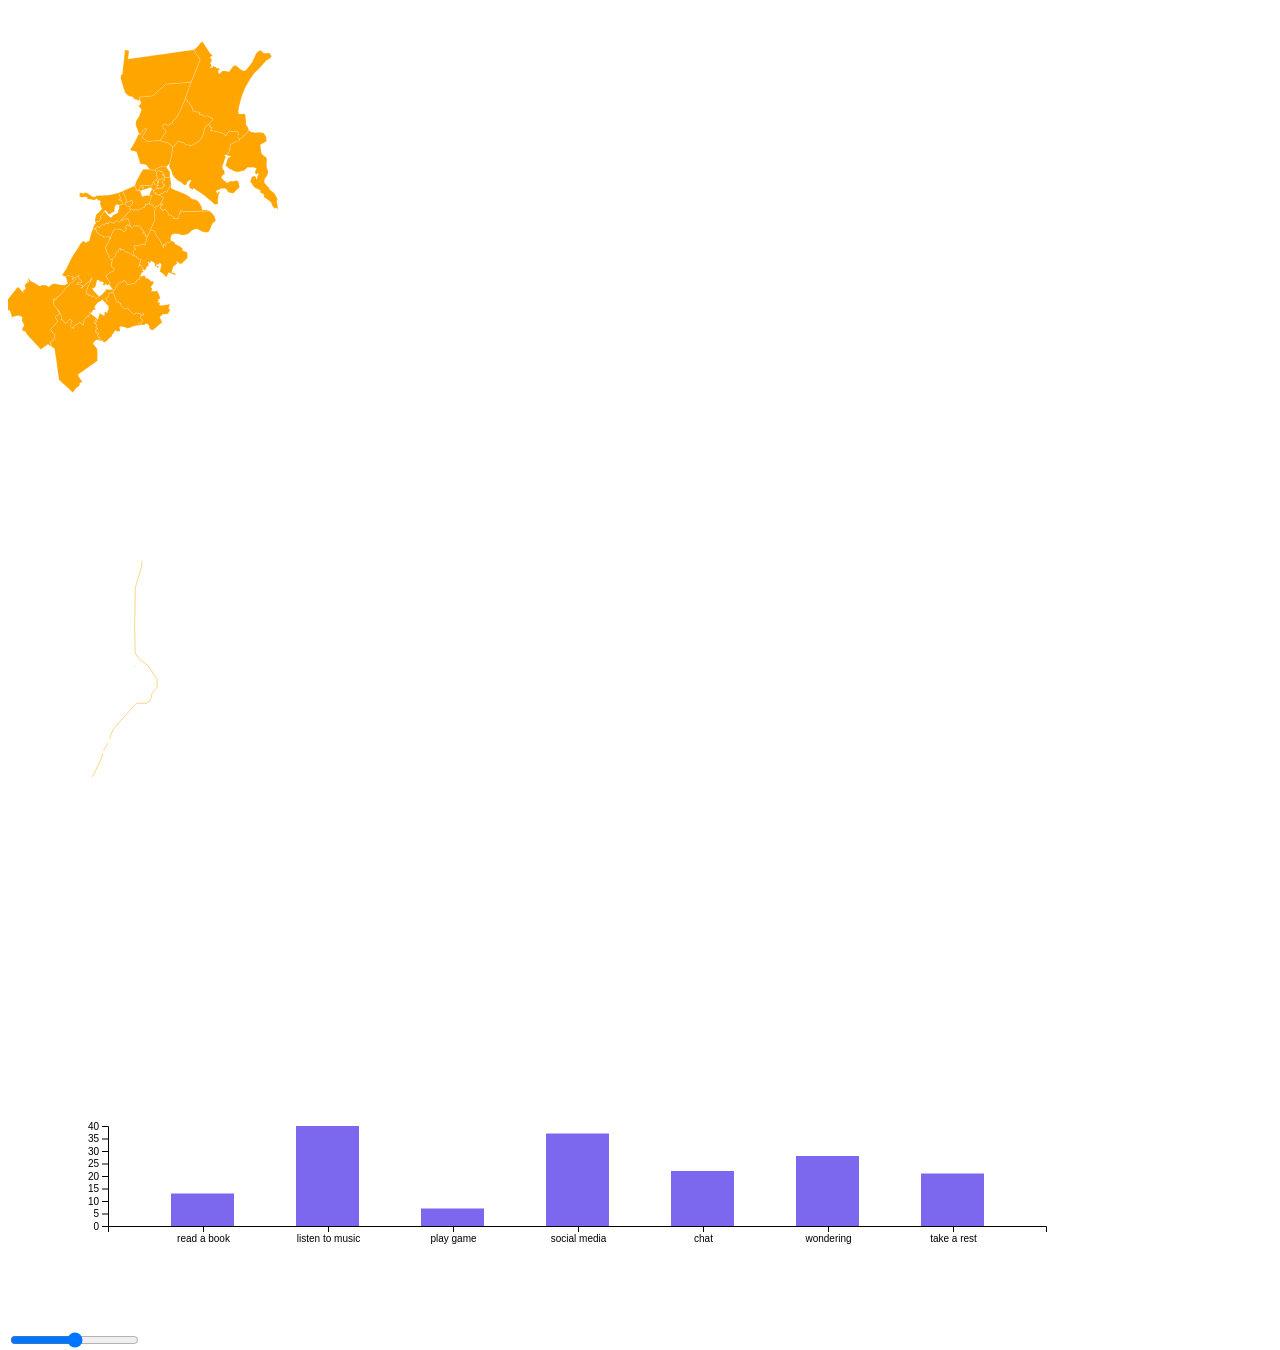
<file: PS01/index.html>
<!DOCTYPE html>
<html>
<head>
    <title>Orange Line</title>


    <link rel="stylesheet" type="text/css" href="index.css">
    <link href="https://fonts.googleapis.com/css?family=Martel+Sans" rel="stylesheet">
    <script src="queue.min.js"></script>
    <script src="d3.v4.2.6.min.js"></script>

</head>

<body>

<div class="svgBox">
    <svg width="100%" height="100%" id="svg1"></svg>
</div>

<div class="svgBox2">
    <svg width="100%" height="100%" id="svg2"></svg>
</div>

<br>

<div class="svgBox3">
    <svg width="100%" height="100%" id="svg3"></svg>
    <input type="range" min="0" max="2" value="1" class="slider" id="mySlider" oninput="sliderMoved(value)">
</div>


</body>

<script src="new.js"></script>

</html>
</file>
<file: PS01/index.css>
.svgBox{
    height: 500px;
    width: 300px;
}
.svgBox2{
    height: 500px;
    width: 300px;
}
.svgBox3{
    width: 90%;
    height: 300px;
}
input{
float: left;
}
</file>
